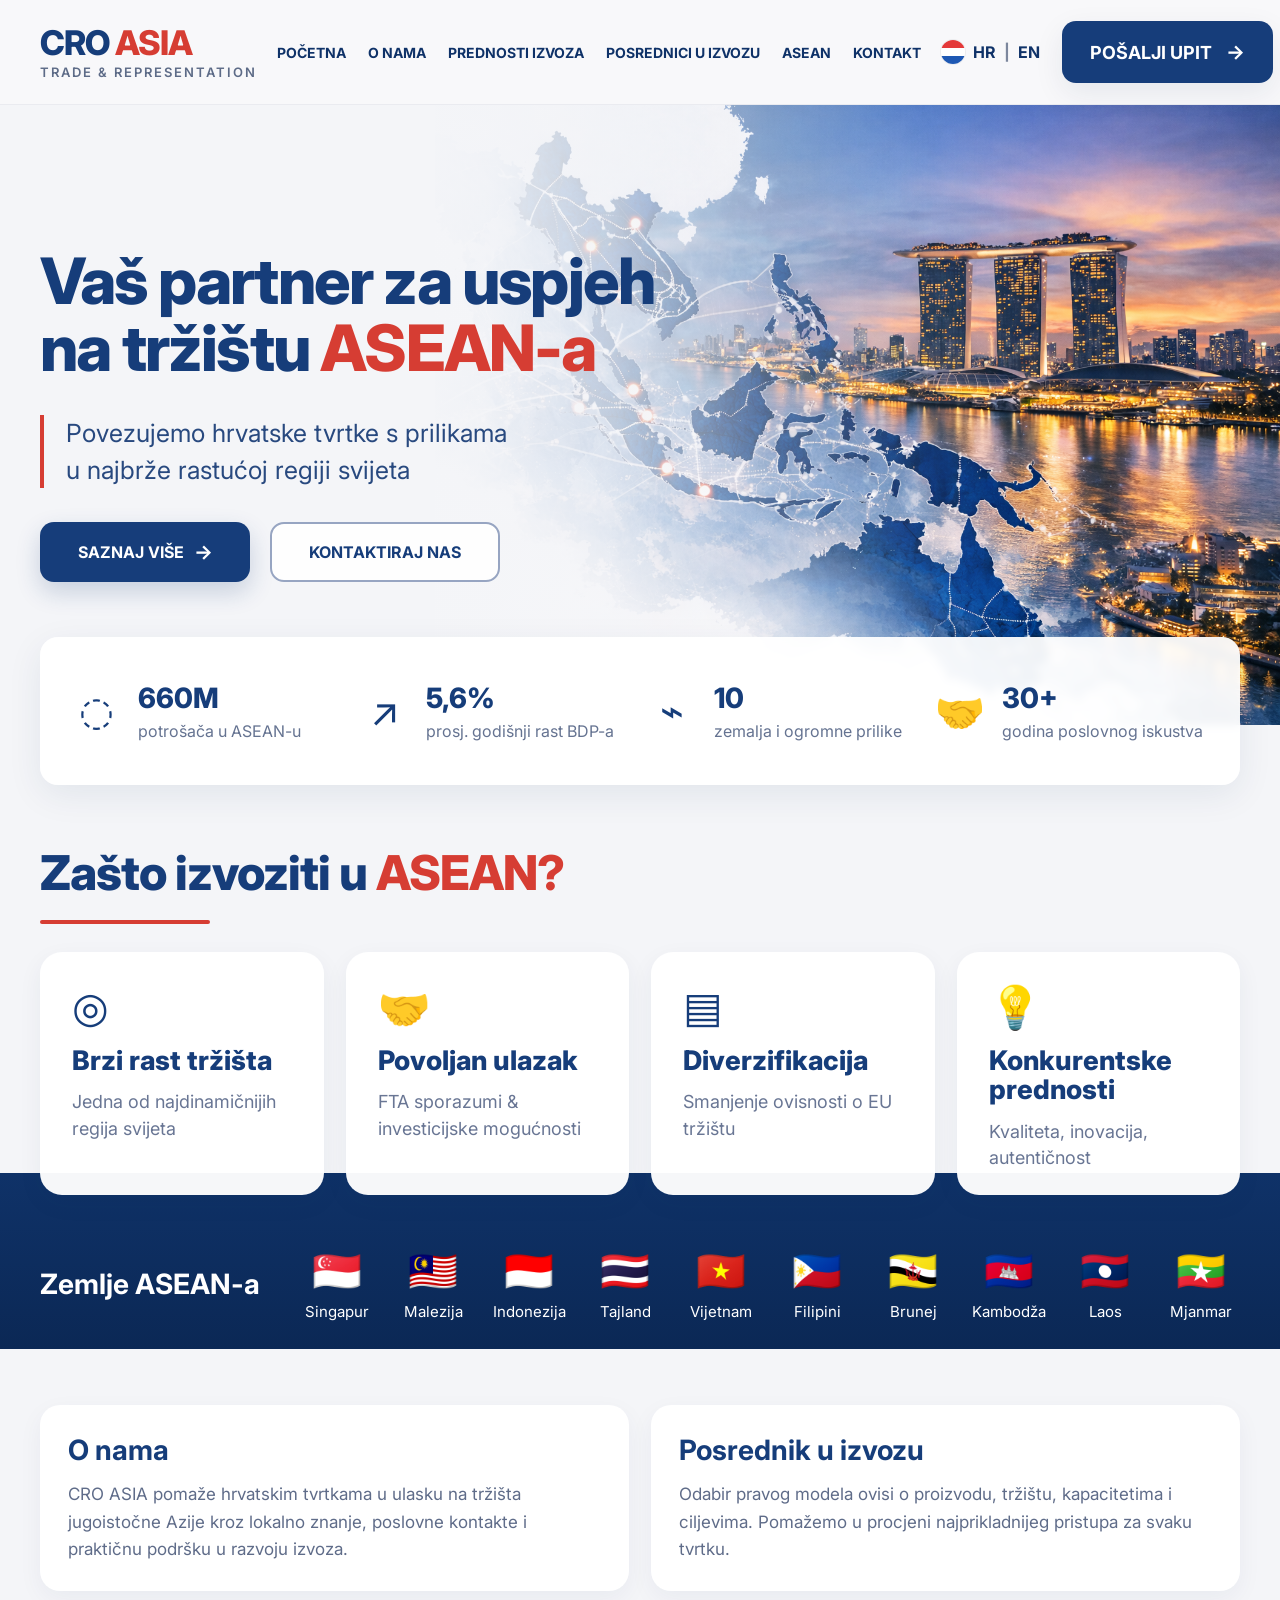
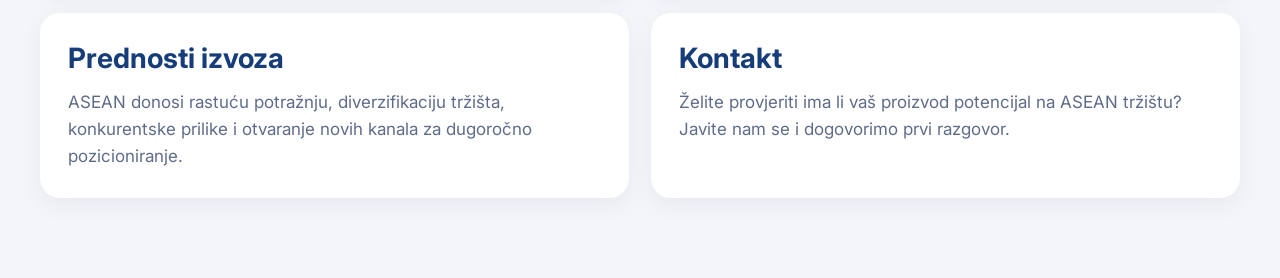
<file: index.html>
<!DOCTYPE html>
<html lang="hr">
<head>
  <meta charset="UTF-8" />
  <meta name="viewport" content="width=device-width, initial-scale=1.0" />
  <title>CRO ASIA – Trade & Representation</title>
  <meta name="description" content="Vaš partner za uspjeh na tržištu ASEAN-a. Povezujemo hrvatske tvrtke s prilikama u najbrže rastućoj regiji svijeta." />
  <link rel="preconnect" href="https://fonts.googleapis.com">
  <link rel="preconnect" href="https://fonts.gstatic.com" crossorigin>
  <link href="https://fonts.googleapis.com/css2?family=Inter:wght@300;400;500;600;700;800&display=swap" rel="stylesheet">
  <link rel="stylesheet" href="style.css" />
</head>
<body>

  <header class="site-header">
    <div class="container header-inner">
      <a href="#" class="logo">
        <div class="logo-main">
          <span class="logo-blue">CRO</span><span class="logo-red"> ASIA</span>
        </div>
        <div class="logo-sub">TRADE &amp; REPRESENTATION</div>
      </a>

     <nav class="main-nav">
  <a href="index.html">POČETNA</a>
  <a href="about.html">O NAMA</a>
  <a href="export-benefits.html">PREDNOSTI IZVOZA</a>
  <a href="export-agents.html">POSREDNICI U IZVOZU</a>
  <a href="asean.html">ASEAN</a>
  <a href="contact.html">KONTAKT</a>
</nav>

      <div class="header-right">
        <div class="lang-switch">
          <span class="flag-dot"></span>
          <a href="#" class="active">HR</a>
          <span class="divider">|</span>
          <a href="#">EN</a>
        </div>

        <a href="#contact" class="btn btn-header">
          POŠALJI UPIT
          <span class="arrow">→</span>
        </a>
      </div>
    </div>
  </header>

  <main>
    <section class="hero">
      <div class="hero-bg"></div>
      <div class="hero-fade"></div>

      <div class="container hero-inner">
        <div class="hero-left">
          <h1>
            Vaš partner za uspjeh<br />
            na tržištu <span>ASEAN-a</span>
          </h1>

          <div class="hero-accent-text">
            <p>Povezujemo hrvatske tvrtke s prilikama<br />u najbrže rastućoj regiji svijeta</p>
          </div>

          <div class="hero-actions">
            <a href="#about" class="btn btn-primary">
              SAZNAJ VIŠE
              <span class="arrow">→</span>
            </a>

            <a href="#contact" class="btn btn-outline">
              KONTAKTIRAJ NAS
            </a>
          </div>
        </div>
      </div>
    </section>

    <section class="stats-wrap">
      <div class="container">
        <div class="stats-card">
          <div class="stat-item">
            <div class="stat-icon">◌</div>
            <div class="stat-text">
              <div class="stat-number">660M</div>
              <div class="stat-label">potrošača u ASEAN-u</div>
            </div>
          </div>

          <div class="stat-item">
            <div class="stat-icon">↗</div>
            <div class="stat-text">
              <div class="stat-number">5,6%</div>
              <div class="stat-label">prosj. godišnji rast BDP-a</div>
            </div>
          </div>

          <div class="stat-item">
            <div class="stat-icon">⌁</div>
            <div class="stat-text">
              <div class="stat-number">10</div>
              <div class="stat-label">zemalja i ogromne prilike</div>
            </div>
          </div>

          <div class="stat-item">
            <div class="stat-icon">🤝</div>
            <div class="stat-text">
              <div class="stat-number">30+</div>
              <div class="stat-label">godina poslovnog iskustva</div>
            </div>
          </div>
        </div>
      </div>
    </section>

    <section class="why-section" id="benefits">
      <div class="container">
        <div class="section-head">
          <h2>Zašto izvoziti u <span>ASEAN?</span></h2>
          <div class="section-line"></div>
        </div>

        <div class="benefit-grid">
          <article class="benefit-card">
            <div class="benefit-icon">◎</div>
            <h3>Brzi rast tržišta</h3>
            <p>Jedna od najdinamičnijih regija svijeta</p>
          </article>

          <article class="benefit-card">
            <div class="benefit-icon">🤝</div>
            <h3>Povoljan ulazak</h3>
            <p>FTA sporazumi &amp; investicijske mogućnosti</p>
          </article>

          <article class="benefit-card">
            <div class="benefit-icon">▤</div>
            <h3>Diverzifikacija</h3>
            <p>Smanjenje ovisnosti o EU tržištu</p>
          </article>

          <article class="benefit-card">
            <div class="benefit-icon benefit-icon-red">💡</div>
            <h3>Konkurentske<br />prednosti</h3>
            <p>Kvaliteta, inovacija, autentičnost</p>
          </article>
        </div>
      </div>
    </section>

    <section class="asean-strip" id="asean">
      <div class="container asean-strip-inner">
        <div class="asean-title">Zemlje ASEAN-a</div>

        <div class="country-list">
          <div class="country">
            <span class="country-flag">🇸🇬</span>
            <span>Singapur</span>
          </div>
          <div class="country">
            <span class="country-flag">🇲🇾</span>
            <span>Malezija</span>
          </div>
          <div class="country">
            <span class="country-flag">🇮🇩</span>
            <span>Indonezija</span>
          </div>
          <div class="country">
            <span class="country-flag">🇹🇭</span>
            <span>Tajland</span>
          </div>
          <div class="country">
            <span class="country-flag">🇻🇳</span>
            <span>Vijetnam</span>
          </div>
          <div class="country">
            <span class="country-flag">🇵🇭</span>
            <span>Filipini</span>
          </div>
          <div class="country">
            <span class="country-flag">🇧🇳</span>
            <span>Brunej</span>
          </div>
          <div class="country">
            <span class="country-flag">🇰🇭</span>
            <span>Kambodža</span>
          </div>
          <div class="country">
            <span class="country-flag">🇱🇦</span>
            <span>Laos</span>
          </div>
          <div class="country">
            <span class="country-flag">🇲🇲</span>
            <span>Mjanmar</span>
          </div>
        </div>
      </div>
    </section>

    <section class="content-section" id="about">
      <div class="container content-grid">
        <div class="content-box">
          <h2>O nama</h2>
          <p>CRO ASIA pomaže hrvatskim tvrtkama u ulasku na tržišta jugoistočne Azije kroz lokalno znanje, poslovne kontakte i praktičnu podršku u razvoju izvoza.</p>
        </div>

        <div class="content-box" id="export-models">
          <h2>Posrednik u izvozu</h2>
          <p>Odabir pravog modela ovisi o proizvodu, tržištu, kapacitetima i ciljevima. Pomažemo u procjeni najprikladnijeg pristupa za svaku tvrtku.</p>
        </div>

        <div class="content-box">
          <h2>Prednosti izvoza</h2>
          <p>ASEAN donosi rastuću potražnju, diverzifikaciju tržišta, konkurentske prilike i otvaranje novih kanala za dugoročno pozicioniranje.</p>
        </div>

        <div class="content-box" id="contact">
          <h2>Kontakt</h2>
          <p>Želite provjeriti ima li vaš proizvod potencijal na ASEAN tržištu? Javite nam se i dogovorimo prvi razgovor.</p>
        </div>
      </div>
    </section>
  </main>

</body>
</html>
</file>
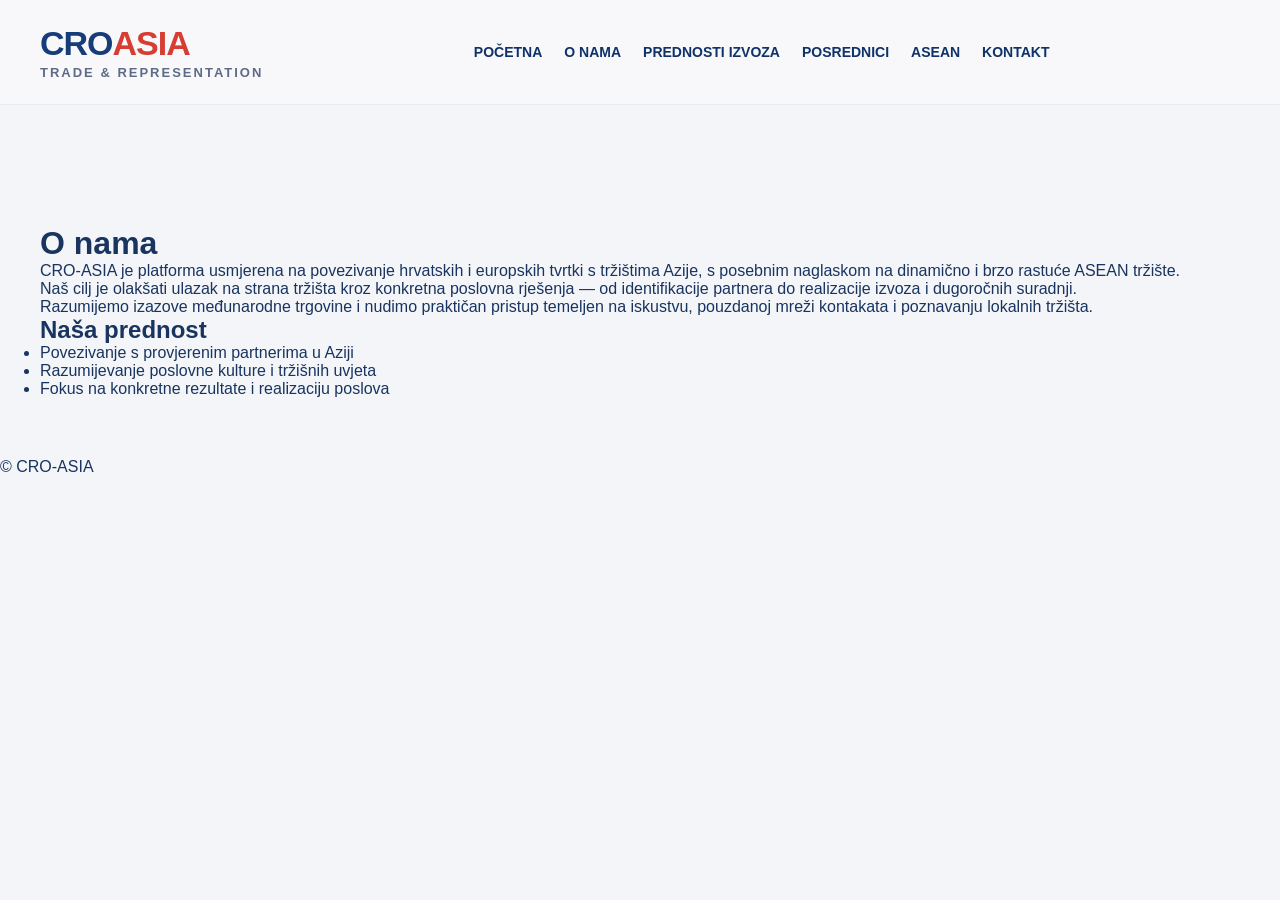
<file: about.html>
<!DOCTYPE html>
<html lang="hr">
<head>
  <meta charset="UTF-8">
  <meta name="viewport" content="width=device-width, initial-scale=1.0">
  <title>O nama | CRO-ASIA</title>
  <meta name="description" content="CRO-ASIA povezuje hrvatske i europske tvrtke s tržištima Azije kroz trgovinu i poslovna partnerstva.">
  
  <link rel="stylesheet" href="style.css">
</head>
<body>

<header class="site-header">
  <div class="container header-inner">
    <a href="index.html" class="logo">
      <div class="logo-main">
        <span class="logo-blue">CRO</span><span class="logo-red">ASIA</span>
      </div>
      <div class="logo-sub">TRADE & REPRESENTATION</div>
    </a>

    <nav class="main-nav">
      <a href="index.html">POČETNA</a>
      <a href="about.html">O NAMA</a>
      <a href="export-benefits.html">PREDNOSTI IZVOZA</a>
      <a href="export-agents.html">POSREDNICI</a>
      <a href="asean.html">ASEAN</a>
      <a href="contact.html">KONTAKT</a>
    </nav>
  </div>
</header>

<main class="container" style="padding-top: 120px; padding-bottom: 60px;">
  
  <h1>O nama</h1>

  <p>
    CRO-ASIA je platforma usmjerena na povezivanje hrvatskih i europskih tvrtki s tržištima Azije,
    s posebnim naglaskom na dinamično i brzo rastuće ASEAN tržište.
  </p>

  <p>
    Naš cilj je olakšati ulazak na strana tržišta kroz konkretna poslovna rješenja —
    od identifikacije partnera do realizacije izvoza i dugoročnih suradnji.
  </p>

  <p>
    Razumijemo izazove međunarodne trgovine i nudimo praktičan pristup temeljen na iskustvu,
    pouzdanoj mreži kontakata i poznavanju lokalnih tržišta.
  </p>

  <h2>Naša prednost</h2>

  <ul>
    <li>Povezivanje s provjerenim partnerima u Aziji</li>
    <li>Razumijevanje poslovne kulture i tržišnih uvjeta</li>
    <li>Fokus na konkretne rezultate i realizaciju poslova</li>
  </ul>

</main>

<footer>
  <p>© CRO-ASIA</p>
</footer>

</body>
</html>
</file>
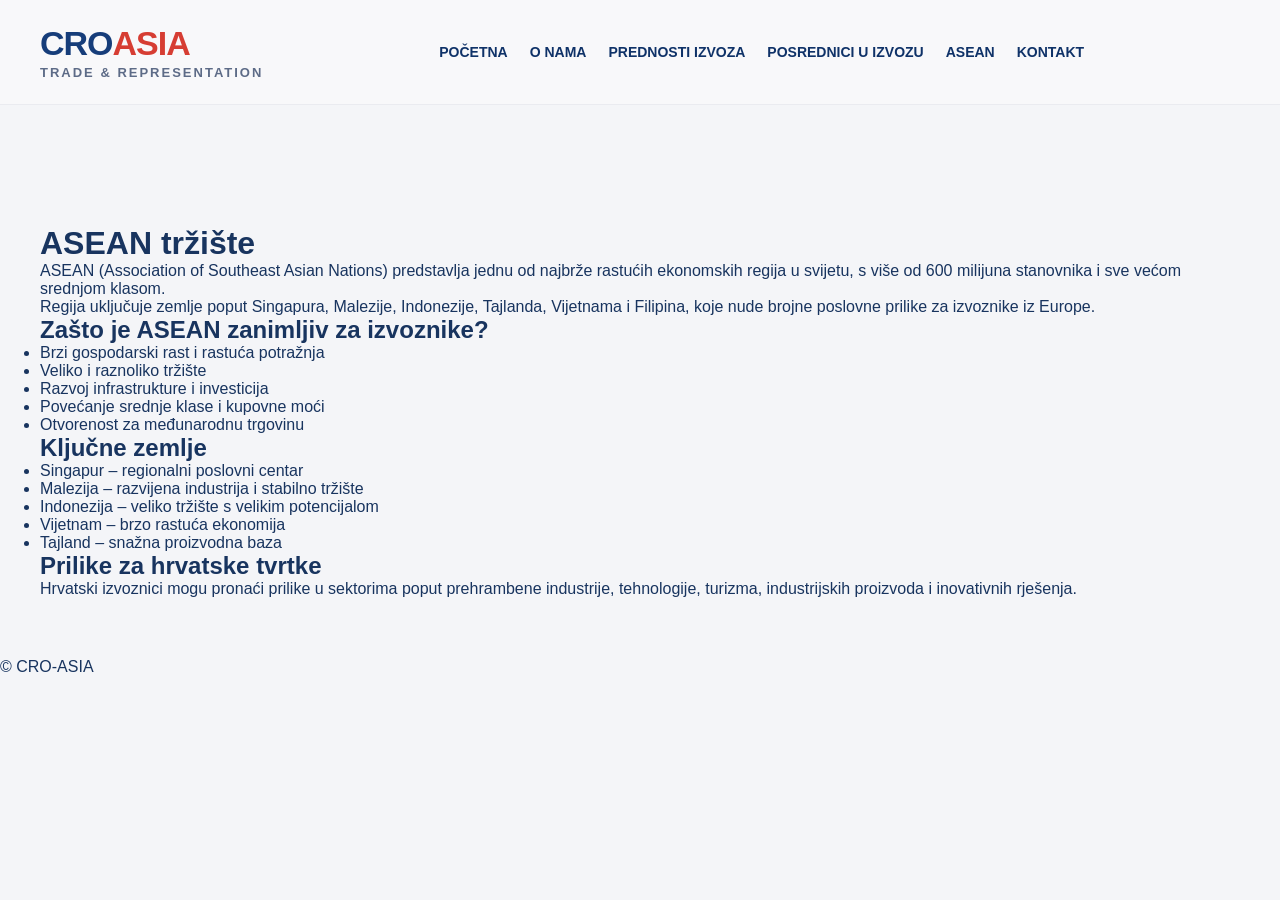
<file: asean.html>
<!DOCTYPE html>
<html lang="hr">
<head>
  <meta charset="UTF-8">
  <meta name="viewport" content="width=device-width, initial-scale=1.0">
  <title>ASEAN tržište | CRO-ASIA</title>
  <meta name="description" content="ASEAN je jedna od najbrže rastućih regija svijeta. Saznajte koje prilike nudi za hrvatske izvoznike.">
  <link rel="stylesheet" href="style.css">
</head>
<body>

<header class="site-header">
  <div class="container header-inner">
    <a href="index.html" class="logo">
      <div class="logo-main">
        <span class="logo-blue">CRO</span><span class="logo-red">ASIA</span>
      </div>
      <div class="logo-sub">TRADE & REPRESENTATION</div>
    </a>

    <nav class="main-nav">
      <a href="index.html">POČETNA</a>
      <a href="about.html">O NAMA</a>
      <a href="export-benefits.html">PREDNOSTI IZVOZA</a>
      <a href="export-agents.html">POSREDNICI U IZVOZU</a>
      <a href="asean.html">ASEAN</a>
      <a href="contact.html">KONTAKT</a>
    </nav>
  </div>
</header>

<main class="container" style="padding-top: 120px; padding-bottom: 60px;">
  
  <h1>ASEAN tržište</h1>

  <p>
    ASEAN (Association of Southeast Asian Nations) predstavlja jednu od najbrže rastućih ekonomskih regija u svijetu,
    s više od 600 milijuna stanovnika i sve većom srednjom klasom.
  </p>

  <p>
    Regija uključuje zemlje poput Singapura, Malezije, Indonezije, Tajlanda, Vijetnama i Filipina,
    koje nude brojne poslovne prilike za izvoznike iz Europe.
  </p>

  <h2>Zašto je ASEAN zanimljiv za izvoznike?</h2>
  <ul>
    <li>Brzi gospodarski rast i rastuća potražnja</li>
    <li>Veliko i raznoliko tržište</li>
    <li>Razvoj infrastrukture i investicija</li>
    <li>Povećanje srednje klase i kupovne moći</li>
    <li>Otvorenost za međunarodnu trgovinu</li>
  </ul>

  <h2>Ključne zemlje</h2>
  <ul>
    <li>Singapur – regionalni poslovni centar</li>
    <li>Malezija – razvijena industrija i stabilno tržište</li>
    <li>Indonezija – veliko tržište s velikim potencijalom</li>
    <li>Vijetnam – brzo rastuća ekonomija</li>
    <li>Tajland – snažna proizvodna baza</li>
  </ul>

  <h2>Prilike za hrvatske tvrtke</h2>
  <p>
    Hrvatski izvoznici mogu pronaći prilike u sektorima poput prehrambene industrije,
    tehnologije, turizma, industrijskih proizvoda i inovativnih rješenja.
  </p>

</main>

<footer>
  <p>© CRO-ASIA</p>
</footer>

</body>
</html>
</file>
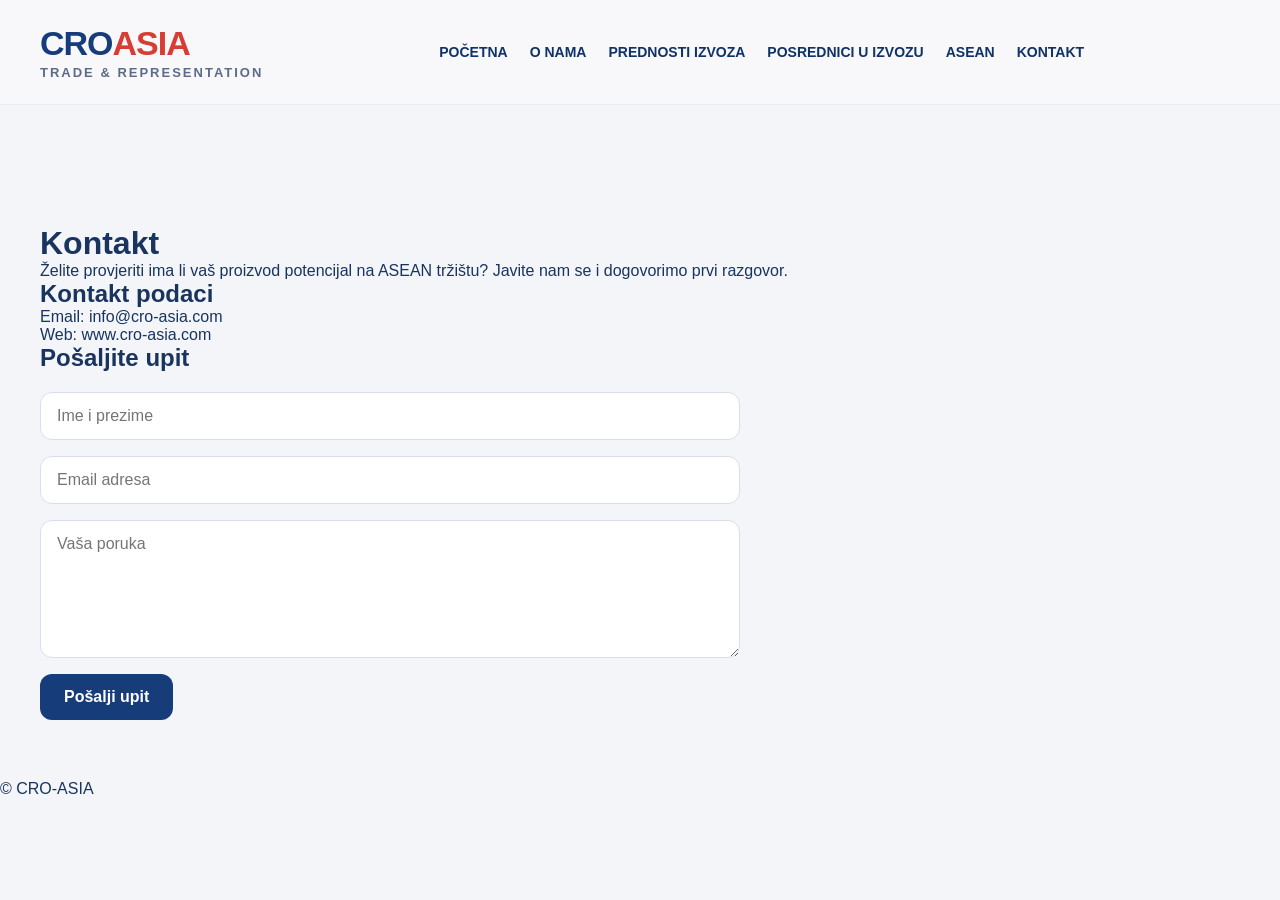
<file: contact.html>
<!DOCTYPE html>
<html lang="hr">
<head>
  <meta charset="UTF-8">
  <meta name="viewport" content="width=device-width, initial-scale=1.0">
  <title>Kontakt | CRO-ASIA</title>
  <meta name="description" content="Kontaktirajte CRO-ASIA za podršku pri izlasku na ASEAN tržišta, izvozu i poslovnom povezivanju.">
  <link rel="stylesheet" href="style.css">
</head>
<body>

<header class="site-header">
  <div class="container header-inner">
    <a href="index.html" class="logo">
      <div class="logo-main">
        <span class="logo-blue">CRO</span><span class="logo-red">ASIA</span>
      </div>
      <div class="logo-sub">TRADE & REPRESENTATION</div>
    </a>

    <nav class="main-nav">
      <a href="index.html">POČETNA</a>
      <a href="about.html">O NAMA</a>
      <a href="export-benefits.html">PREDNOSTI IZVOZA</a>
      <a href="export-agents.html">POSREDNICI U IZVOZU</a>
      <a href="asean.html">ASEAN</a>
      <a href="contact.html">KONTAKT</a>
    </nav>
  </div>
</header>

<main class="container" style="padding-top: 120px; padding-bottom: 60px;">
  <h1>Kontakt</h1>

  <p>
    Želite provjeriti ima li vaš proizvod potencijal na ASEAN tržištu?
    Javite nam se i dogovorimo prvi razgovor.
  </p>

  <h2>Kontakt podaci</h2>
  <p>Email: info@cro-asia.com</p>
  <p>Web: www.cro-asia.com</p>

  <h2>Pošaljite upit</h2>
  <form class="contact-form">
    <input type="text" name="name" placeholder="Ime i prezime" required>
    <input type="email" name="email" placeholder="Email adresa" required>
    <textarea name="message" rows="6" placeholder="Vaša poruka" required></textarea>
    <button type="submit">Pošalji upit</button>
  </form>
</main>

<footer>
  <p>© CRO-ASIA</p>
</footer>

</body>
</html>
</file>
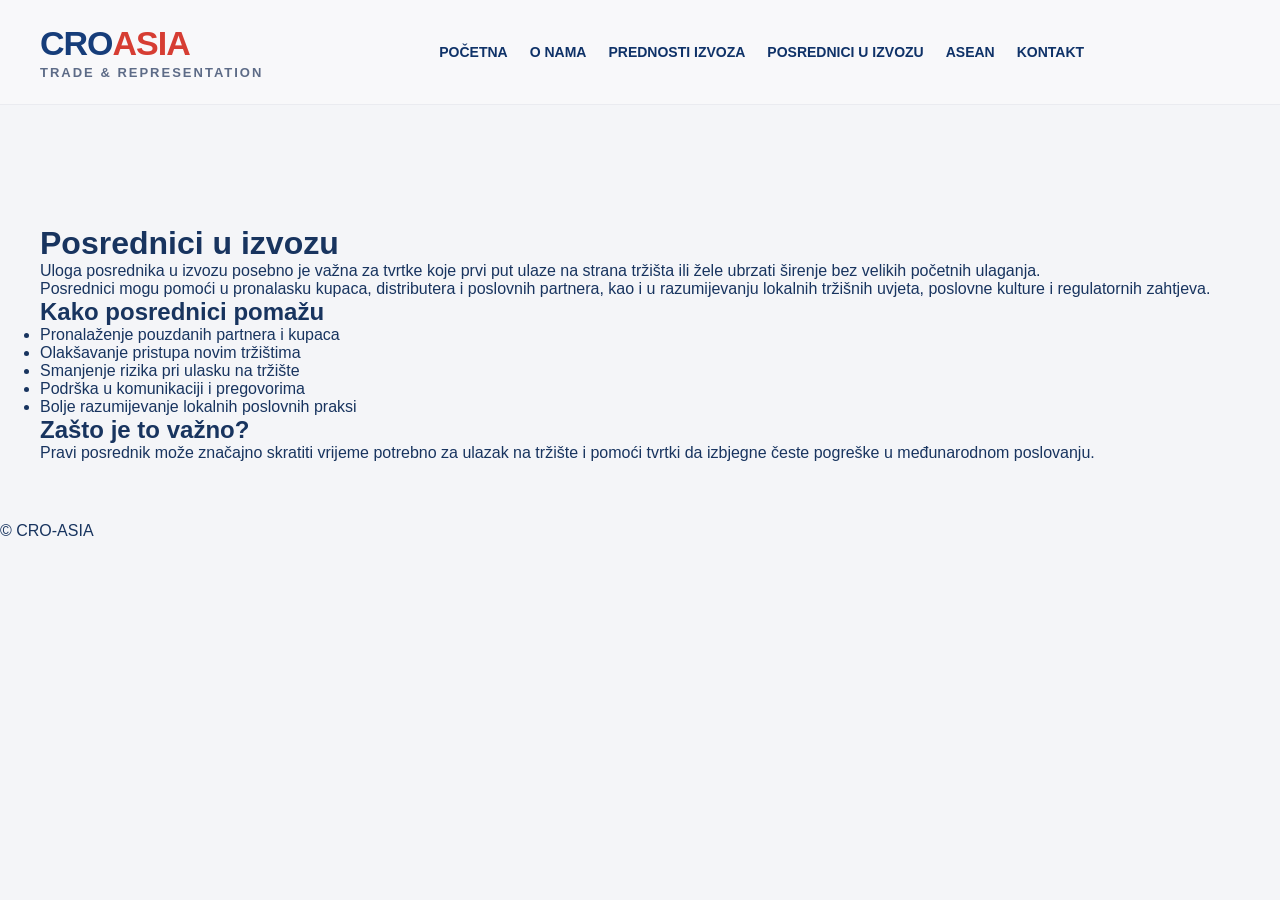
<file: export-agents.html>
<!DOCTYPE html>
<html lang="hr">
<head>
  <meta charset="UTF-8">
  <meta name="viewport" content="width=device-width, initial-scale=1.0">
  <title>Posrednici u izvozu | CRO-ASIA</title>
  <meta name="description" content="Saznajte kako posrednici u izvozu mogu pomoći hrvatskim tvrtkama u ulasku na ASEAN tržišta i pronalasku pravih partnera.">
  <link rel="stylesheet" href="style.css">
</head>
<body>

<header class="site-header">
  <div class="container header-inner">
    <a href="index.html" class="logo">
      <div class="logo-main">
        <span class="logo-blue">CRO</span><span class="logo-red">ASIA</span>
      </div>
      <div class="logo-sub">TRADE & REPRESENTATION</div>
    </a>

    <nav class="main-nav">
      <a href="index.html">POČETNA</a>
      <a href="about.html">O NAMA</a>
      <a href="export-benefits.html">PREDNOSTI IZVOZA</a>
      <a href="export-agents.html">POSREDNICI U IZVOZU</a>
      <a href="asean.html">ASEAN</a>
      <a href="contact.html">KONTAKT</a>
    </nav>
  </div>
</header>

<main class="container" style="padding-top: 120px; padding-bottom: 60px;">
  <h1>Posrednici u izvozu</h1>

  <p>
    Uloga posrednika u izvozu posebno je važna za tvrtke koje prvi put ulaze na strana tržišta
    ili žele ubrzati širenje bez velikih početnih ulaganja.
  </p>

  <p>
    Posrednici mogu pomoći u pronalasku kupaca, distributera i poslovnih partnera, kao i u
    razumijevanju lokalnih tržišnih uvjeta, poslovne kulture i regulatornih zahtjeva.
  </p>

  <h2>Kako posrednici pomažu</h2>
  <ul>
    <li>Pronalaženje pouzdanih partnera i kupaca</li>
    <li>Olakšavanje pristupa novim tržištima</li>
    <li>Smanjenje rizika pri ulasku na tržište</li>
    <li>Podrška u komunikaciji i pregovorima</li>
    <li>Bolje razumijevanje lokalnih poslovnih praksi</li>
  </ul>

  <h2>Zašto je to važno?</h2>
  <p>
    Pravi posrednik može značajno skratiti vrijeme potrebno za ulazak na tržište i pomoći tvrtki
    da izbjegne česte pogreške u međunarodnom poslovanju.
  </p>
</main>

<footer>
  <p>© CRO-ASIA</p>
</footer>

</body>
</html>
</file>
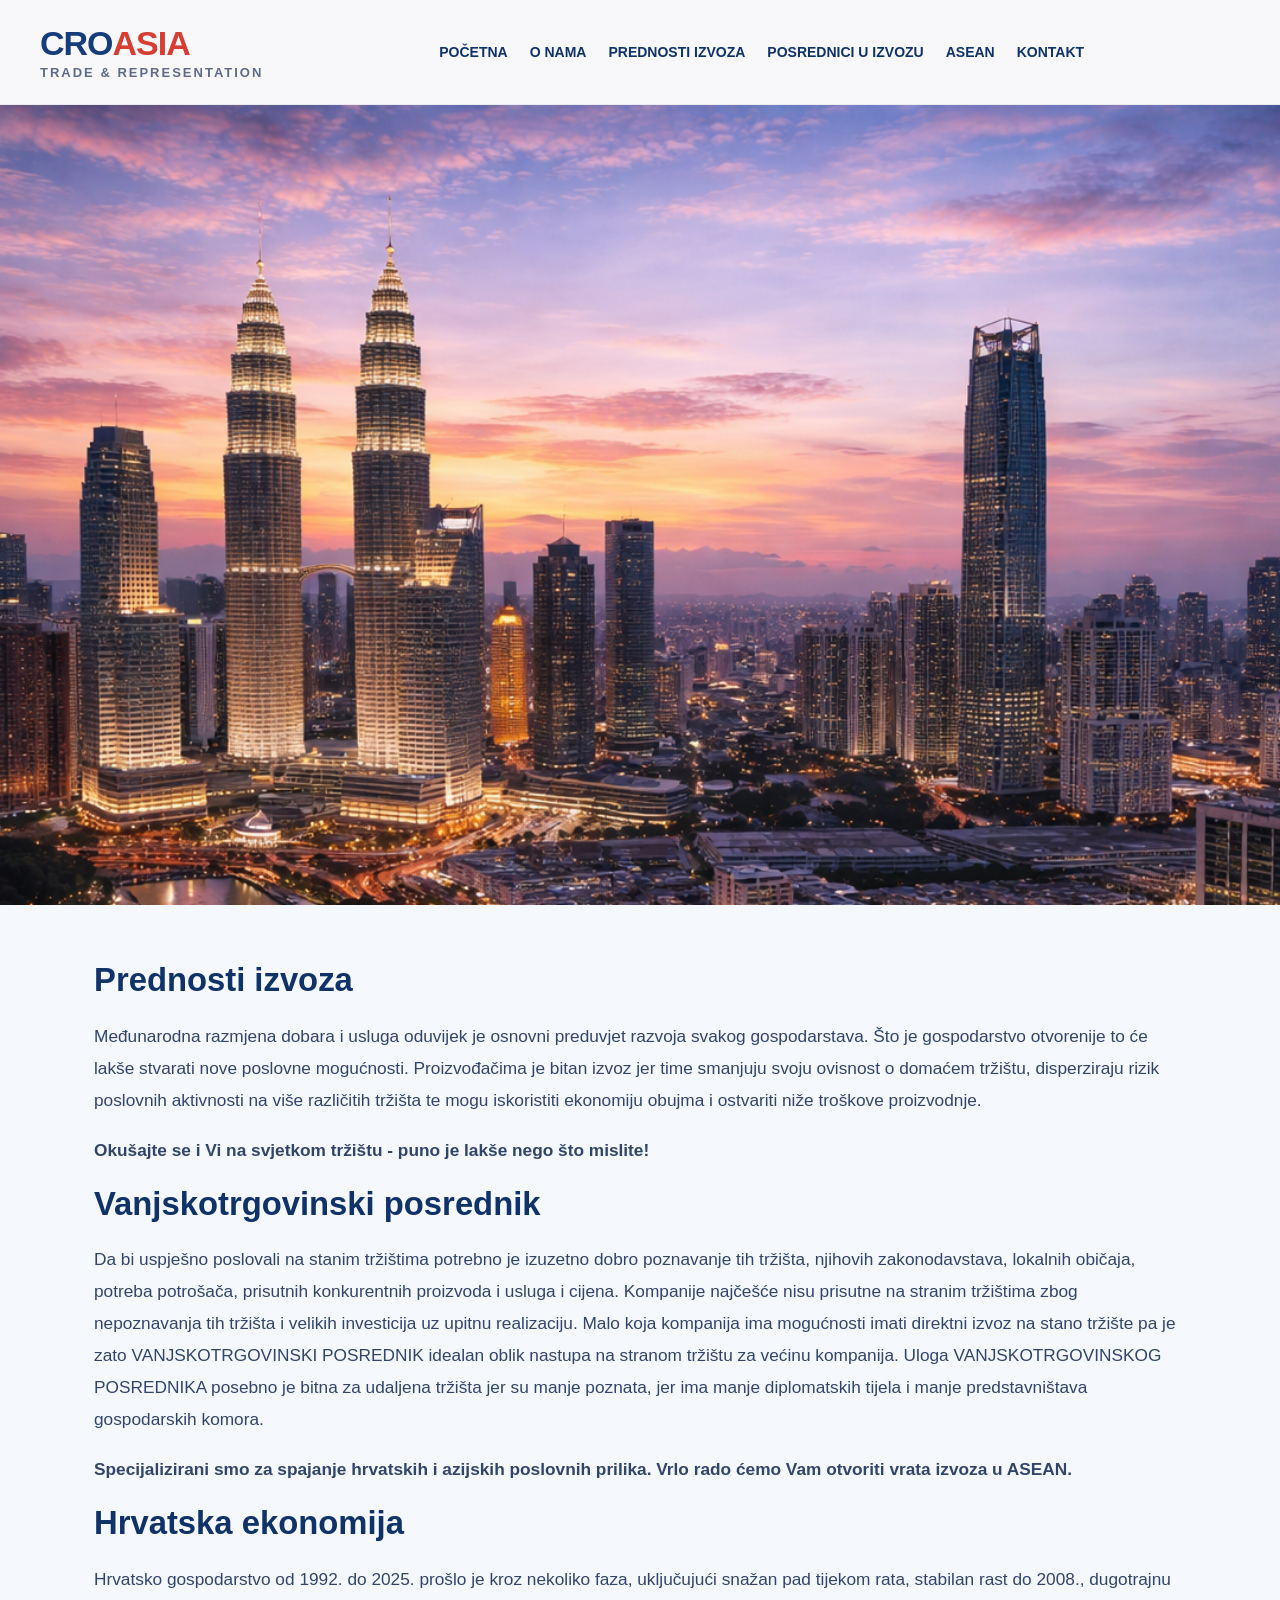
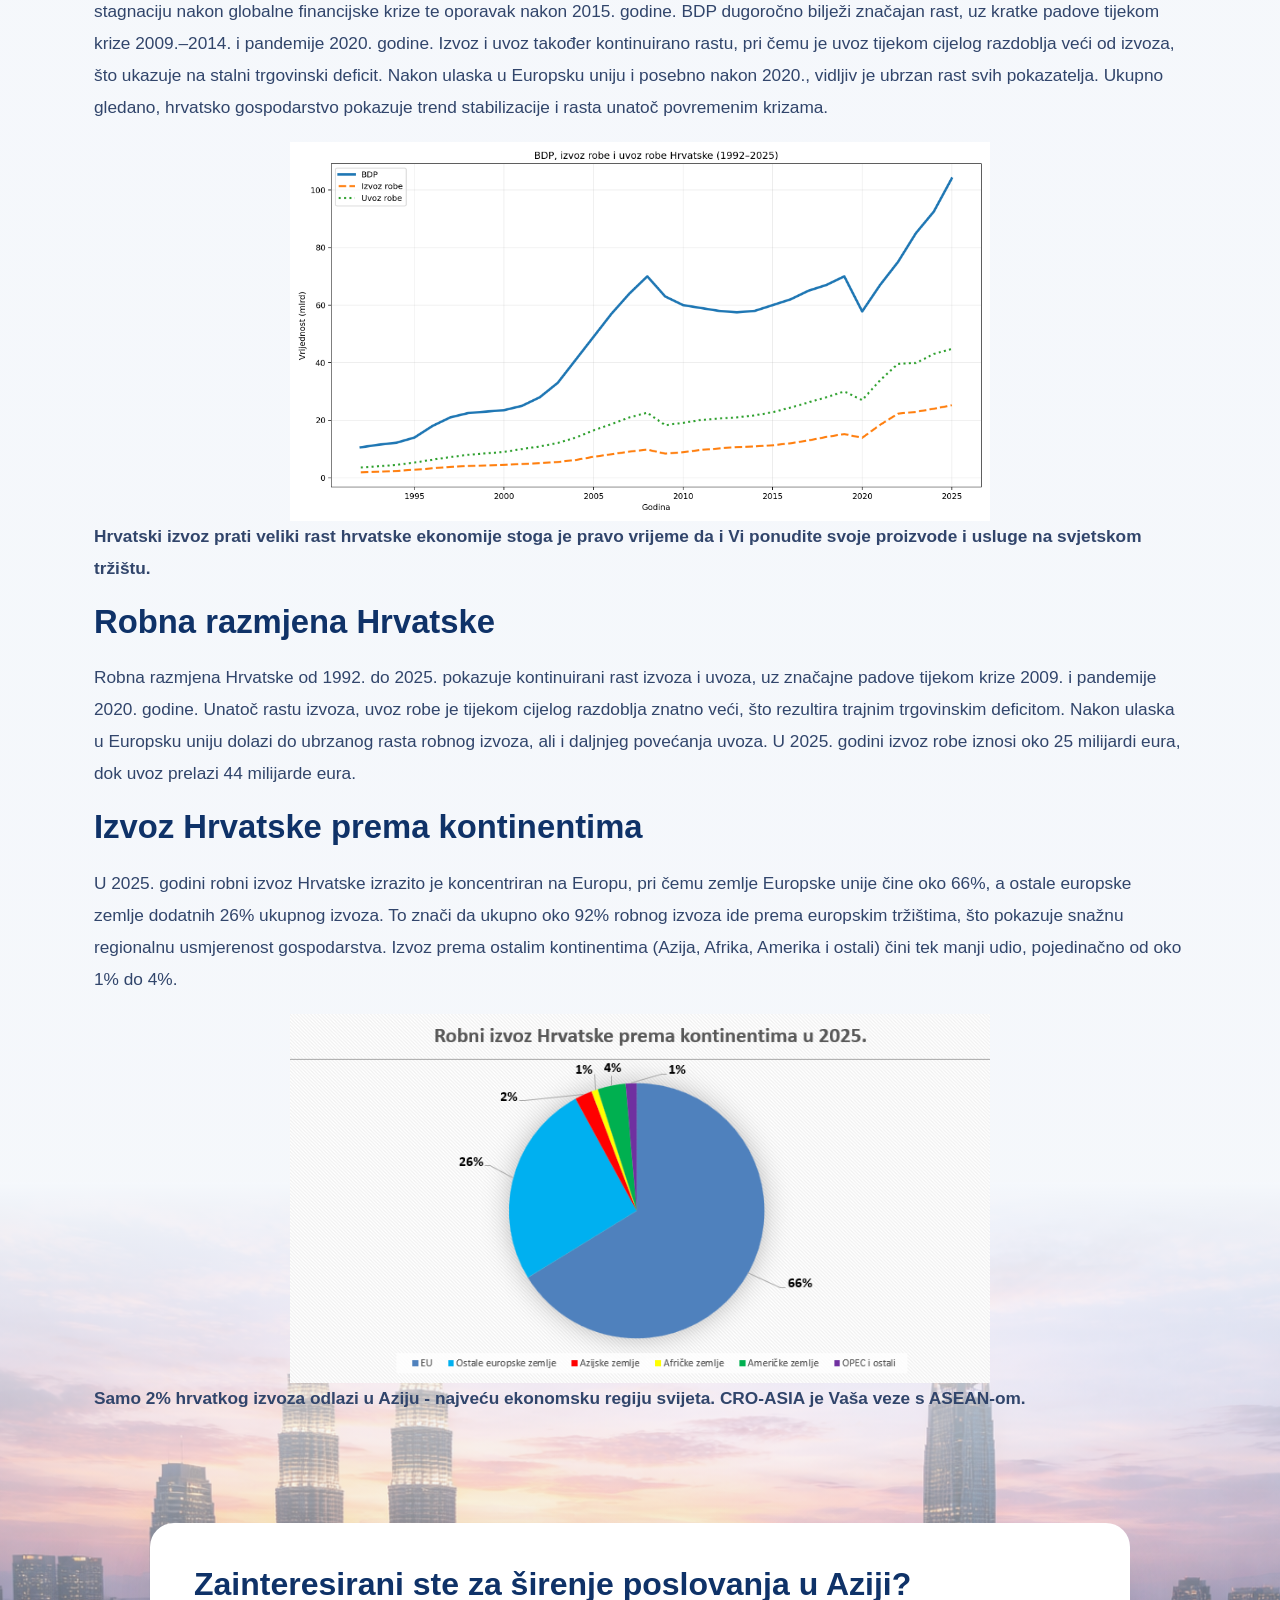
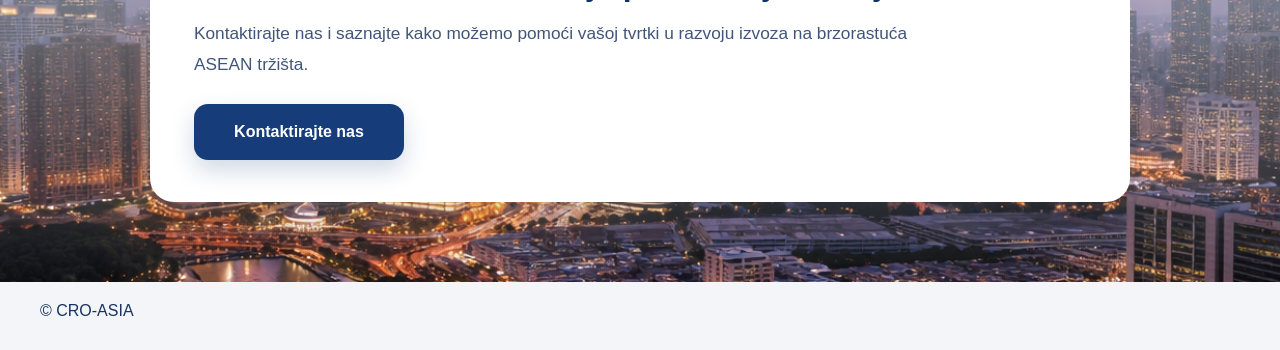
<file: export-benefits.html>
<!DOCTYPE html>
<html lang="hr">
<head>
  <meta charset="UTF-8">
  <meta name="viewport" content="width=device-width, initial-scale=1.0">
  <title>Prednosti izvoza | CRO-ASIA</title>
  <meta name="description" content="Saznajte koje su ključne prednosti izvoza i zašto azijska tržišta, posebno ASEAN, predstavljaju veliku priliku za hrvatske tvrtke.">
  <link rel="stylesheet" href="style.css">
</head>
<body>

<header class="site-header">
  <div class="container header-inner">
    <a href="index.html" class="logo">
      <div class="logo-main">
        <span class="logo-blue">CRO</span><span class="logo-red">ASIA</span>
      </div>
      <div class="logo-sub">TRADE & REPRESENTATION</div>
    </a>

    <nav class="main-nav">
      <a href="index.html">POČETNA</a>
      <a href="about.html">O NAMA</a>
      <a href="export-benefits.html">PREDNOSTI IZVOZA</a>
      <a href="export-agents.html">POSREDNICI U IZVOZU</a>
      <a href="asean.html">ASEAN</a>
      <a href="contact.html">KONTAKT</a>
    </nav>
  </div>
</header>

<section class="page-hero export-hero"></section>

<main class="export-page">
  <section class="container export-content-wrap">
    <article class="content-card">
      <h2>Prednosti izvoza</h2>

      <p>
       Međunarodna razmjena dobara i usluga oduvijek je osnovni preduvjet razvoja svakog gospodarstava. Što je gospodarstvo otvorenije to će lakše stvarati nove poslovne mogućnosti. 
Proizvođačima je bitan izvoz jer time smanjuju svoju ovisnost o domaćem tržištu, disperziraju rizik poslovnih aktivnosti na više različitih tržišta te mogu iskoristiti ekonomiju obujma i ostvariti niže troškove proizvodnje.
 </p>


      <p>
       <strong>Okušajte se i Vi na svjetkom tržištu - puno je lakše nego što mislite!</strong>
 </p>
        <p>
        </p>
      
      <h2>Vanjskotrgovinski posrednik</h2>
     <p>    
Da bi uspješno poslovali na stanim tržištima potrebno je izuzetno dobro poznavanje tih tržišta, njihovih zakonodavstava, lokalnih običaja, potreba potrošača, prisutnih konkurentnih proizvoda i usluga i cijena. 
Kompanije najčešće nisu prisutne na stranim tržištima zbog nepoznavanja tih tržišta i velikih investicija uz upitnu realizaciju. Malo koja kompanija ima mogućnosti imati direktni izvoz na stano tržište pa je zato VANJSKOTRGOVINSKI POSREDNIK idealan oblik nastupa na stranom tržištu za većinu kompanija. 
Uloga VANJSKOTRGOVINSKOG POSREDNIKA posebno je bitna za udaljena tržišta jer su manje poznata, jer ima manje diplomatskih tijela i manje predstavništava gospodarskih komora. 

      </p>

       <p>
       <strong>Specijalizirani smo za spajanje hrvatskih i azijskih poslovnih prilika. Vrlo rado ćemo Vam otvoriti vrata izvoza u ASEAN.</strong>
 </p>
      
<h2>Hrvatska ekonomija</h2>
     <p>  
      Hrvatsko gospodarstvo od 1992. do 2025. prošlo je kroz nekoliko faza, uključujući snažan pad tijekom rata, stabilan rast do 2008., dugotrajnu stagnaciju nakon globalne financijske krize te oporavak nakon 2015. 
      godine. BDP dugoročno bilježi značajan rast, uz kratke padove tijekom krize 2009.–2014. i pandemije 2020. godine. Izvoz i uvoz također kontinuirano rastu, pri čemu je uvoz tijekom cijelog razdoblja veći od izvoza, 
      što ukazuje na stalni trgovinski deficit. Nakon ulaska u Europsku uniju i posebno nakon 2020., vidljiv je ubrzan rast svih pokazatelja. Ukupno gledano, hrvatsko gospodarstvo pokazuje trend stabilizacije i 
      rasta unatoč povremenim krizama.
    </p>  
      
      <figure class="graf">
  <img src="images/GDP_Izvoz_Uvoz_RH_1992_2025.png">
 </figure>

       <p>
       <strong>Hrvatski izvoz prati veliki rast hrvatske ekonomije stoga je pravo vrijeme da i Vi ponudite svoje proizvode i usluge na svjetskom tržištu.</strong>
 </p>

      
<h2>Robna razmjena Hrvatske</h2>
     <p>  
      Robna razmjena Hrvatske od 1992. do 2025. pokazuje kontinuirani rast izvoza i uvoza, uz značajne padove tijekom krize 2009. i pandemije 2020. godine. Unatoč rastu izvoza, uvoz robe je tijekom cijelog razdoblja znatno veći, 
      što rezultira trajnim trgovinskim deficitom. Nakon ulaska u Europsku uniju dolazi do ubrzanog rasta robnog izvoza, ali i daljnjeg povećanja uvoza. U 2025. godini izvoz robe iznosi oko 25 milijardi eura, 
      dok uvoz prelazi 44 milijarde eura. 
      </p> 

      <h2>Izvoz Hrvatske prema kontinentima</h2>
     <p>  

      U 2025. godini robni izvoz Hrvatske izrazito je koncentriran na Europu, pri čemu zemlje Europske unije čine oko 66%, a ostale europske zemlje dodatnih 26% ukupnog izvoza. 
      To znači da ukupno oko 92% robnog izvoza ide prema europskim tržištima, što pokazuje snažnu regionalnu usmjerenost gospodarstva. Izvoz prema ostalim kontinentima (Azija, Afrika, Amerika i ostali) 
      čini tek manji udio, pojedinačno od oko 1% do 4%.

         </p> 

       <figure class="graf">
  <img src="images/Robni_izvoz_Hrvatske_po_kontinentima_2025.png">
 </figure>

 <p>
       <strong>Samo 2% hrvatkog izvoza odlazi u Aziju - najveću ekonomsku regiju svijeta. CRO-ASIA je Vaša veze s ASEAN-om.</strong>
 </p>
      
    </article>

    <section class="cta-panel">
      <h3>Zainteresirani ste za širenje poslovanja u Aziji?</h3>
      <p>
        Kontaktirajte nas i saznajte kako možemo pomoći vašoj tvrtki u razvoju izvoza
        na brzorastuća ASEAN tržišta.
      </p>
      <a href="contact.html" class="btn-primary">Kontaktirajte nas</a>
    </section>
  </section>

  <section class="export-bottom-visual"></section>
</main>

<footer class="site-footer">
  <div class="container">
    <p>© CRO-ASIA</p>
  </div>
</footer>

</body>
</html>
</file>
<file: style.css>
:root {
  --blue: #163d7a;
  --blue-dark: #0f3268;
  --red: #d63d33;
  --text: #18345f;
  --muted: #657391;
  --bg: #f4f5f8;
  --white: #ffffff;
  --border: #d9deea;
  --shadow: 0 10px 30px rgba(14, 38, 77, 0.08);
}

* {
  margin: 0;
  padding: 0;
  box-sizing: border-box;
}

html {
  scroll-behavior: smooth;
}

body {
  font-family: "Inter", sans-serif;
  background: var(--bg);
  color: var(--text);
}

a {
  text-decoration: none;
  color: inherit;
}

.container {
  width: min(1280px, calc(100% - 80px));
  margin: 0 auto;
}

/* HEADER */
.site-header {
  background: #f8f8fa;
  border-bottom: 1px solid rgba(16, 45, 92, 0.06);
  position: sticky;
  top: 0;
  z-index: 1000;
}

.header-inner {
  height: 104px;
  display: flex;
  align-items: center;
  justify-content: space-between;
  gap: 20px;
}

.logo {
  display: inline-flex;
  flex-direction: column;
  line-height: 1;
  flex-shrink: 0;
}

.logo-main {
  font-size: 42px;
  font-weight: 800;
  letter-spacing: -1px;
}

.logo-blue {
  color: var(--blue);
}

.logo-red {
  color: var(--red);
}

.logo-sub {
  margin-top: 6px;
  font-size: 16px;
  letter-spacing: 2px;
  color: #5d6b87;
  font-weight: 600;
}

.main-nav {
  display: flex;
  align-items: center;
  gap: 34px;
  flex: 1;
  justify-content: center;
}

.main-nav a {
  font-size: 16px;
  font-weight: 700;
  color: var(--blue-dark);
  white-space: nowrap;
}

.header-right {
  display: flex;
  align-items: center;
  gap: 22px;
  flex-shrink: 0;
}

.lang-switch {
  display: flex;
  align-items: center;
  gap: 8px;
  color: var(--blue-dark);
  font-weight: 700;
  font-size: 16px;
}

.flag-dot {
  width: 24px;
  height: 24px;
  border-radius: 50%;
  background:
    linear-gradient(to bottom, #e43939 0 33%, #ffffff 33% 66%, #1e58b3 66% 100%);
  display: inline-block;
  box-shadow: 0 0 0 1px rgba(0,0,0,0.05);
}

.lang-switch .divider {
  color: #7c879d;
}

.lang-switch a.active {
  color: var(--blue-dark);
}

.btn {
  display: inline-flex;
  align-items: center;
  justify-content: center;
  gap: 14px;
  border-radius: 14px;
  transition: 0.2s ease;
  font-weight: 700;
  cursor: pointer;
}

.btn-header {
  background: var(--blue);
  color: var(--white);
  min-height: 62px;
  padding: 0 28px;
  font-size: 18px;
  box-shadow: var(--shadow);
}

.btn-header:hover {
  background: var(--blue-dark);
}

/* HERO */
.hero {
  position: relative;
  min-height: 620px;
  overflow: hidden;
  background: #f4f5f8;
}

.hero-bg {
 position: absolute;
  top: 0;
  right: 0;
  width: 66%;
  height: 100%;
  background-image: url("asean-hero-4ka.png");
  background-repeat: no-repeat;
  background-size: auto 100%;
  background-position: right center;
  z-index: 0;
}

.hero-fade {
  position: absolute;
  inset: 0;
  z-index: 1;
  background: linear-gradient(
    90deg,
    rgba(244,245,248,1) 0%,
    rgba(244,245,248,0.98) 26%,
    rgba(244,245,248,0.94) 38%,
    rgba(244,245,248,0.78) 48%,
    rgba(244,245,248,0.34) 60%,
    rgba(244,245,248,0.08) 72%,
    rgba(244,245,248,0) 82%
  );
}

.hero-inner {
  position: relative;
  z-index: 2;
  min-height: 620px;
  display: flex;
  align-items: center;
}

.hero-left {
  width: 100%;
  max-width: 760px;
  padding-top: 0;
}

.hero h1 {
  font-size: 66px;
  line-height: 1.04;
  font-weight: 800;
  letter-spacing: -1.8px;
  color: var(--blue);
}

.hero h1 span {
  color: var(--red);
}

.hero-accent-text {
  margin-top: 34px;
  padding-left: 22px;
  border-left: 4px solid var(--red);
}

.hero-accent-text p {
  font-size: 22px;
  line-height: 1.45;
  color: #28497f;
  font-weight: 400;
}

.hero-actions {
  margin-top: 34px;
  display: flex;
  gap: 20px;
  flex-wrap: wrap;
}

.btn-primary {
  background: var(--blue);
  color: var(--white);
  padding: 18px 30px;
  min-width: 210px;
  min-height: 56px;
  font-size: 16px;
  box-shadow: var(--shadow);
}

.btn-primary:hover {
  background: var(--blue-dark);
}

.btn-outline {
  background: rgba(255,255,255,0.88);
  color: var(--blue);
  border: 2px solid #97a5c2;
  padding: 18px 30px;
  min-width: 230px;
  min-height: 56px;
  font-size: 16px;
}

.btn-outline:hover {
  background: #ffffff;
}

.arrow {
  font-size: 20px;
  line-height: 1;
}
/* STATS */
.stats-wrap {
  position: relative;
  margin-top: -88px;
  z-index: 10;
}

.stats-card {
  background: rgba(255,255,255,0.94);
  backdrop-filter: blur(4px);
  border-radius: 18px;
  box-shadow: 0 10px 35px rgba(16, 45, 92, 0.08);
  display: grid;
  grid-template-columns: repeat(4, 1fr);
  gap: 12px;
  padding: 26px 30px;
}

.stat-item {
  display: flex;
  align-items: center;
  gap: 16px;
  min-height: 96px;
}

.stat-icon {
  flex-shrink: 0;
  width: 52px;
  text-align: center;
  font-size: 40px;
  color: var(--blue);
  line-height: 1;
}

.stat-number {
  font-size: 28px;
  font-weight: 800;
  color: var(--blue);
  margin-bottom: 6px;
}

.stat-label {
  font-size: 16px;
  color: #657391;
  line-height: 1.3;
}

/* WHY */
.why-section {
  padding: 62px 0 0;
}

.section-head h2 {
  font-size: 58px;
  line-height: 1.1;
  font-weight: 800;
  color: var(--blue);
  letter-spacing: -1px;
}

.section-head h2 span {
  color: var(--red);
}

.section-line {
  margin-top: 20px;
  width: 170px;
  height: 4px;
  background: var(--red);
  border-radius: 999px;
}

.benefit-grid {
  margin-top: 28px;
  display: grid;
  grid-template-columns: repeat(4, 1fr);
  gap: 22px;
}

.benefit-card {
  background: rgba(255,255,255,0.96);
  border-radius: 22px;
  padding: 34px 32px 24px;
  box-shadow: 0 8px 24px rgba(16, 45, 92, 0.06);
  min-height: 240px;
}

.benefit-icon {
  font-size: 42px;
  line-height: 1;
  color: var(--blue);
  margin-bottom: 18px;
}

.benefit-icon-red {
  color: var(--red);
}

.benefit-card h3 {
  font-size: 27px;
  line-height: 1.1;
  color: var(--blue);
  font-weight: 800;
  margin-bottom: 14px;
}

.benefit-card p {
  font-size: 18px;
  line-height: 1.45;
  color: #697694;
}

/* ASEAN STRIP */
.asean-strip {
  background: linear-gradient(180deg, #0f3268 0%, #0b2855 100%);
  margin-top: -22px;
  padding: 74px 0 28px;
  color: #fff;
}

.asean-strip-inner {
  display: flex;
  align-items: center;
  gap: 38px;
}

.asean-title {
  font-size: 28px;
  font-weight: 700;
  flex-shrink: 0;
}

.country-list {
  display: grid;
  grid-template-columns: repeat(10, minmax(70px, 1fr));
  gap: 18px;
  width: 100%;
  align-items: start;
}

.country {
  text-align: center;
  color: #fff;
  font-size: 15px;
  line-height: 1.2;
}

.country-flag {
  display: block;
  font-size: 40px;
  margin-bottom: 8px;
}

/* LOWER CONTENT */
.content-section {
  padding: 56px 0 80px;
  background: #f4f5f8;
}

.content-grid {
  display: grid;
  grid-template-columns: repeat(2, 1fr);
  gap: 22px;
}

.content-box {
  background: #fff;
  border-radius: 20px;
  padding: 28px;
  box-shadow: 0 8px 24px rgba(16, 45, 92, 0.05);
}

.content-box h2 {
  font-size: 28px;
  color: var(--blue);
  margin-bottom: 14px;
}

.content-box p {
  font-size: 17px;
  line-height: 1.6;
  color: #5f6c89;
}

/* RESPONSIVE */
@media (max-width: 1280px) {
  .container {
    width: min(1200px, calc(100% - 48px));
  }

  .logo-main {
    font-size: 34px;
  }

  .logo-sub {
    font-size: 13px;
  }

  .main-nav {
    gap: 22px;
  }

  .main-nav a {
    font-size: 14px;
  }

  .hero h1 {
    font-size: 64px;
  }

  .hero-accent-text p {
    font-size: 25px;
  }

  .section-head h2 {
    font-size: 48px;
  }
}

@media (max-width: 1080px) {
  .site-header {
    position: static;
  }

  .header-inner {
    height: auto;
    padding: 18px 0;
    flex-wrap: wrap;
    justify-content: center;
  }

  .main-nav {
    order: 3;
    width: 100%;
    flex-wrap: wrap;
    gap: 14px 18px;
    margin-top: 8px;
  }

  .hero {
    min-height: auto;
    padding: 64px 0 130px;
  }

  .hero-inner {
    min-height: auto;
  }

  .hero h1 {
    font-size: 52px;
  }

  .hero-accent-text p {
    font-size: 22px;
  }

  .stats-card {
    grid-template-columns: repeat(2, 1fr);
  }

  .benefit-grid {
    grid-template-columns: repeat(2, 1fr);
  }

  .asean-strip-inner {
    flex-direction: column;
    align-items: flex-start;
  }

  .country-list {
    grid-template-columns: repeat(5, 1fr);
  }

  .content-grid {
    grid-template-columns: 1fr;
  }
}

@media (max-width: 720px) {
  .container {
    width: calc(100% - 28px);
  }

  .logo-main {
    font-size: 28px;
  }

  .logo-sub {
    font-size: 11px;
    letter-spacing: 1.5px;
  }

  .header-right {
    width: 100%;
    justify-content: center;
    flex-wrap: wrap;
  }

  .main-nav {
    display: none;
  }

  .hero {
    padding: 42px 0 110px;
  }

  .hero-bg {
    background-position: 72% center;
  }

  .hero-fade {
    background:
      linear-gradient(
        180deg,
        rgba(244,245,248,0.94) 0%,
        rgba(244,245,248,0.86) 26%,
        rgba(244,245,248,0.72) 44%,
        rgba(244,245,248,0.45) 58%,
        rgba(244,245,248,0.18) 72%,
        rgba(244,245,248,0) 100%
      );
  }

  .hero h1 {
    font-size: 38px;
    line-height: 1.08;
    letter-spacing: -1px;
  }

  .hero-accent-text {
    margin-top: 24px;
    padding-left: 16px;
  }

  .hero-accent-text p {
    font-size: 18px;
    line-height: 1.4;
  }

  .hero-actions {
    margin-top: 28px;
    gap: 14px;
  }

  .btn-primary,
  .btn-outline {
    width: 100%;
    min-width: 0;
    min-height: 62px;
    font-size: 17px;
    padding: 16px 20px;
  }

  .stats-wrap {
    margin-top: -56px;
  }

  .stats-card {
    grid-template-columns: 1fr;
    padding: 20px;
  }

  .stat-item {
    min-height: 72px;
  }

  .section-head h2 {
    font-size: 36px;
  }

  .benefit-grid {
    grid-template-columns: 1fr;
  }

  .benefit-card {
    min-height: auto;
  }

  .asean-strip {
    padding-top: 52px;
  }

  .country-list {
    grid-template-columns: repeat(2, 1fr);
  }

  .country-flag {
    font-size: 34px;
  }
}
/* MOBILE / TABLET RESPONSIVE */
@media (max-width: 1024px) {
  .container {
    width: calc(100% - 32px);
  }

  .header-inner {
    height: auto;
    padding: 16px 0;
    flex-wrap: wrap;
    gap: 14px;
  }

  .main-nav {
    width: 100%;
    justify-content: center;
    flex-wrap: wrap;
    gap: 14px 18px;
  }

  .main-nav a {
    font-size: 14px;
  }

  .header-right {
    gap: 14px;
  }

  .hero {
    min-height: auto;
    padding: 40px 0 90px;
  }

  .hero-bg {
    width: 100%;
    height: 100%;
    background-size: auto 100%;
    background-position: right center;
    opacity: 0.95;
  }

  .hero-fade {
    background: linear-gradient(
      180deg,
      rgba(244,245,248,0.96) 0%,
      rgba(244,245,248,0.90) 24%,
      rgba(244,245,248,0.78) 44%,
      rgba(244,245,248,0.46) 66%,
      rgba(244,245,248,0.10) 82%,
      rgba(244,245,248,0) 100%
    );
  }

  .hero-inner {
    min-height: auto;
    align-items: flex-start;
  }

  .hero-left {
    max-width: 100%;
  }

  .hero h1 {
    font-size: 52px;
    line-height: 1.08;
    letter-spacing: -1px;
  }

  .hero-accent-text p {
    font-size: 21px;
  }

  .hero-actions {
    gap: 14px;
  }

  .btn-primary,
  .btn-outline {
    min-width: 0;
    min-height: 56px;
    font-size: 16px;
    padding: 16px 22px;
  }

  .stats-wrap {
    margin-top: -42px;
  }

  .stats-card {
    grid-template-columns: repeat(2, 1fr);
    gap: 14px;
    padding: 20px;
  }

  .benefit-grid {
    grid-template-columns: repeat(2, 1fr);
  }

  .country-list {
    grid-template-columns: repeat(5, 1fr);
  }

  .content-grid {
    grid-template-columns: 1fr;
  }
}

@media (max-width: 768px) {
  .site-header {
    position: static;
  }

  .container {
    width: calc(100% - 24px);
  }

  .logo-main {
    font-size: 32px;
  }

  .logo-sub {
    font-size: 12px;
    letter-spacing: 1.2px;
  }

  .main-nav {
    display: none;
  }

  .header-inner {
    justify-content: space-between;
    align-items: center;
  }

  .header-right {
    gap: 10px;
  }

  .lang-switch {
    font-size: 14px;
  }

  .btn-header {
    min-height: 48px;
    padding: 0 16px;
    font-size: 14px;
    border-radius: 12px;
  }

  .hero {
    padding: 28px 0 76px;
  }

  .hero-bg {
    width: 100%;
    background-size: cover;
    background-position: 68% center;
  }

  .hero h1 {
    font-size: 40px;
    line-height: 1.08;
  }

  .hero-accent-text {
    margin-top: 22px;
    padding-left: 14px;
  }

  .hero-accent-text p {
    font-size: 18px;
    line-height: 1.42;
  }

  .hero-actions {
    margin-top: 24px;
    flex-direction: column;
    align-items: stretch;
  }

  .btn-primary,
  .btn-outline {
    width: 100%;
  }

  .stats-wrap {
    margin-top: -26px;
  }

  .stats-card {
    grid-template-columns: 1fr;
    border-radius: 16px;
  }

  .stat-item {
    min-height: 72px;
  }

  .stat-number {
    font-size: 24px;
  }

  .stat-label {
    font-size: 14px;
  }

  .why-section {
    padding-top: 40px;
  }

  .section-head h2 {
    font-size: 36px;
    line-height: 1.1;
  }

  .section-line {
    width: 110px;
    margin-top: 14px;
  }

  .benefit-grid {
    grid-template-columns: 1fr;
    gap: 16px;
  }

  .benefit-card {
    min-height: auto;
    padding: 24px 22px;
  }

  .benefit-card h3 {
    font-size: 28px;
  }

  .benefit-card p {
    font-size: 16px;
  }

  .asean-strip {
    padding: 48px 0 24px;
  }

  .asean-strip-inner {
    flex-direction: column;
    align-items: flex-start;
    gap: 18px;
  }

  .asean-title {
    font-size: 24px;
  }

  .country-list {
    grid-template-columns: repeat(2, 1fr);
    gap: 18px 10px;
  }

  .country-flag {
    font-size: 34px;
  }

  .content-section {
    padding: 40px 0 60px;
  }

  .content-box {
    padding: 22px;
  }

  .content-box h2 {
    font-size: 24px;
  }

  .content-box p {
    font-size: 15px;
  }
}

@media (max-width: 480px) {
  .logo-main {
    font-size: 28px;
  }

  .logo-sub {
    font-size: 10px;
  }

  .flag-dot {
    width: 18px;
    height: 18px;
  }

  .lang-switch {
    font-size: 13px;
  }

  .btn-header {
    font-size: 13px;
    min-height: 44px;
    padding: 0 14px;
  }

  .hero h1 {
    font-size: 34px;
  }

  .hero-accent-text p {
    font-size: 17px;
  }

  .section-head h2 {
    font-size: 32px;
  }

  .benefit-card h3 {
    font-size: 24px;
  }
}
.contact-form {
  max-width: 700px;
  display: flex;
  flex-direction: column;
  gap: 16px;
  margin-top: 20px;
}

.contact-form input,
.contact-form textarea {
  width: 100%;
  padding: 14px 16px;
  border: 1px solid var(--border);
  border-radius: 12px;
  font: inherit;
  background: var(--white);
  color: var(--text);
}

.contact-form input:focus,
.contact-form textarea:focus {
  outline: none;
  border-color: var(--blue);
  box-shadow: 0 0 0 3px rgba(22, 61, 122, 0.08);
}

.contact-form button {
  width: fit-content;
  padding: 14px 24px;
  border: none;
  border-radius: 12px;
  background: var(--blue);
  color: var(--white);
  font: inherit;
  font-weight: 700;
  cursor: pointer;
  transition: 0.2s ease;
}

.contact-form button:hover {
  transform: translateY(-1px);
  background: var(--blue-dark);
}
/* EXPORT BENEFITS PAGE */

.page-hero {
  position: relative;
  width: 100%;
  min-height: 800px;
  display: flex;
  align-items: stretch;
  justify-content: center;
  overflow: hidden;
}

.export-hero {
  background: url("images/kuala-lumpur-hero-1.png") center / cover no-repeat;
}

.page-hero-overlay {
  width: 100%;
  min-height: 100%;
  display: flex;
  align-items: center;
  background: linear-gradient(
    90deg,
    rgba(8, 29, 70, 0.62) 0%,
    rgba(8, 29, 70, 0.28) 45%,
    rgba(8, 29, 70, 0.10) 100%
  );
}

.page-hero-text {
  max-width: 680px;
  color: #ffffff;
  padding: 90px 0 80px;
}

.hero-kicker {
  display: inline-block;
  margin-bottom: 14px;
  font-size: 0.9rem;
  font-weight: 700;
  letter-spacing: 0.12em;
  text-transform: uppercase;
  opacity: 0.9;
}

.page-hero-text h1 {
  margin: 0 0 18px;
  font-size: clamp(2.4rem, 5vw, 4rem);
  line-height: 1.05;
  color: #ffffff;
}

.page-hero-text p {
  margin: 0;
  max-width: 620px;
  font-size: 1.12rem;
  line-height: 1.7;
  color: rgba(255, 255, 255, 0.95);
}

.export-page {
  position: relative;
  padding: 0 0 80px;
  background: linear-gradient(
    to bottom,
    rgba(245, 248, 252, 0.92) 0%,
    rgba(245, 248, 252, 0.82) 60%,
    rgba(245, 248, 252, 0.72) 100%
  );
  overflow: hidden;
}
.export-page::after {
  content: "";
  position: absolute;
  left: 0;
  right: 0;
  bottom: 0;
  height: 700px;

  background: 
    linear-gradient(
      to top,
      rgba(245, 248, 252, 0.0) 0%,
      rgba(245, 248, 252, 0.6) 60%,
      rgba(245, 248, 252, 1) 100%
    ),
    url("images/kuala-lumpur-hero-1.png") center 25% / cover no-repeat;

  z-index: 0;
}
.export-content-wrap,
.cta-panel,
.content-card {
  position: relative;
  z-index: 1;
}

.content-card {
  background: transparent;
  border-radius: 0;
  box-shadow: none;
  padding: 56px 54px;
  margin-bottom: 34px;
}

.content-card h2 {
  margin: 0 0 22px;
  font-size: 2.05rem;
  line-height: 1.15;
  color: var(--blue-dark);
}

.content-card h3 {
  margin: 34px 0 16px;
  font-size: 1.9rem;
  line-height: 1.2;
  color: var(--blue-dark);
}

.content-card p {
  margin: 0 0 18px;
  font-size: 1.08rem;
  line-height: 1.85;
  color: #31456b;
}

.benefits-list {
  margin: 0 0 8px 0;
  padding-left: 22px;
}

.benefits-list li {
  margin-bottom: 12px;
  font-size: 1.05rem;
  line-height: 1.75;
  color: #31456b;
}

.cta-panel {
  background: #ffffff;
  border-radius: 24px;
  box-shadow: 0 18px 45px rgba(14, 35, 78, 0.08);
  padding: 42px 44px;
  max-width: 980px;
  margin: 0 auto;
}

.cta-panel h3 {
  margin: 0 0 14px;
  font-size: 2rem;
  line-height: 1.2;
  color: var(--blue-dark);
}

.cta-panel p {
  margin: 0 0 24px;
  max-width: 720px;
  font-size: 1.08rem;
  line-height: 1.8;
  color: #41557a;
}

.btn-primary {
  display: inline-flex;
  align-items: center;
  justify-content: center;
  gap: 10px;
  padding: 15px 28px;
  border-radius: 14px;
  background: var(--blue);
  color: #ffffff;
  font-weight: 700;
  transition: transform 0.2s ease, background 0.2s ease, box-shadow 0.2s ease;
  box-shadow: 0 10px 24px rgba(22, 61, 122, 0.20);
}

.btn-primary:hover {
  background: var(--blue-dark);
  transform: translateY(-2px);
}

.site-footer {
  padding: 20px 0 30px;
  background: transparent;
}

.site-footer p {
  margin: 0;
}

/* RESPONSIVE */

@media (max-width: 900px) {
  .page-hero,
  .page-hero-overlay {
    min-height: 340px;
  }

  .page-hero-text {
    padding: 72px 0 64px;
  }

  .export-content-wrap {
    margin-top: -40px;
  }

  .content-card {
    padding: 36px 24px;
    border-radius: 22px;
  }

  .content-card h2 {
    font-size: 1.8rem;
  }

  .content-card h3 {
    font-size: 1.45rem;
  }

  .cta-panel {
    padding: 30px 24px;
    border-radius: 20px;
  }

  .cta-panel h3 {
    font-size: 1.55rem;
  }
}

@media (max-width: 640px) {
  .page-hero,
  .page-hero-overlay {
    min-height: 290px;
  }

  .page-hero-text p,
  .content-card p,
  .benefits-list li,
  .cta-panel p {
    font-size: 1rem;
  }

  .btn-primary {
    width: 100%;
  }
}
.graf img {
  width: 100%;
  max-width: 700px; /* 👈 ovo kontrolira širinu */
  height: auto;
  margin: 0 auto;
  display: block;
}
</file>
